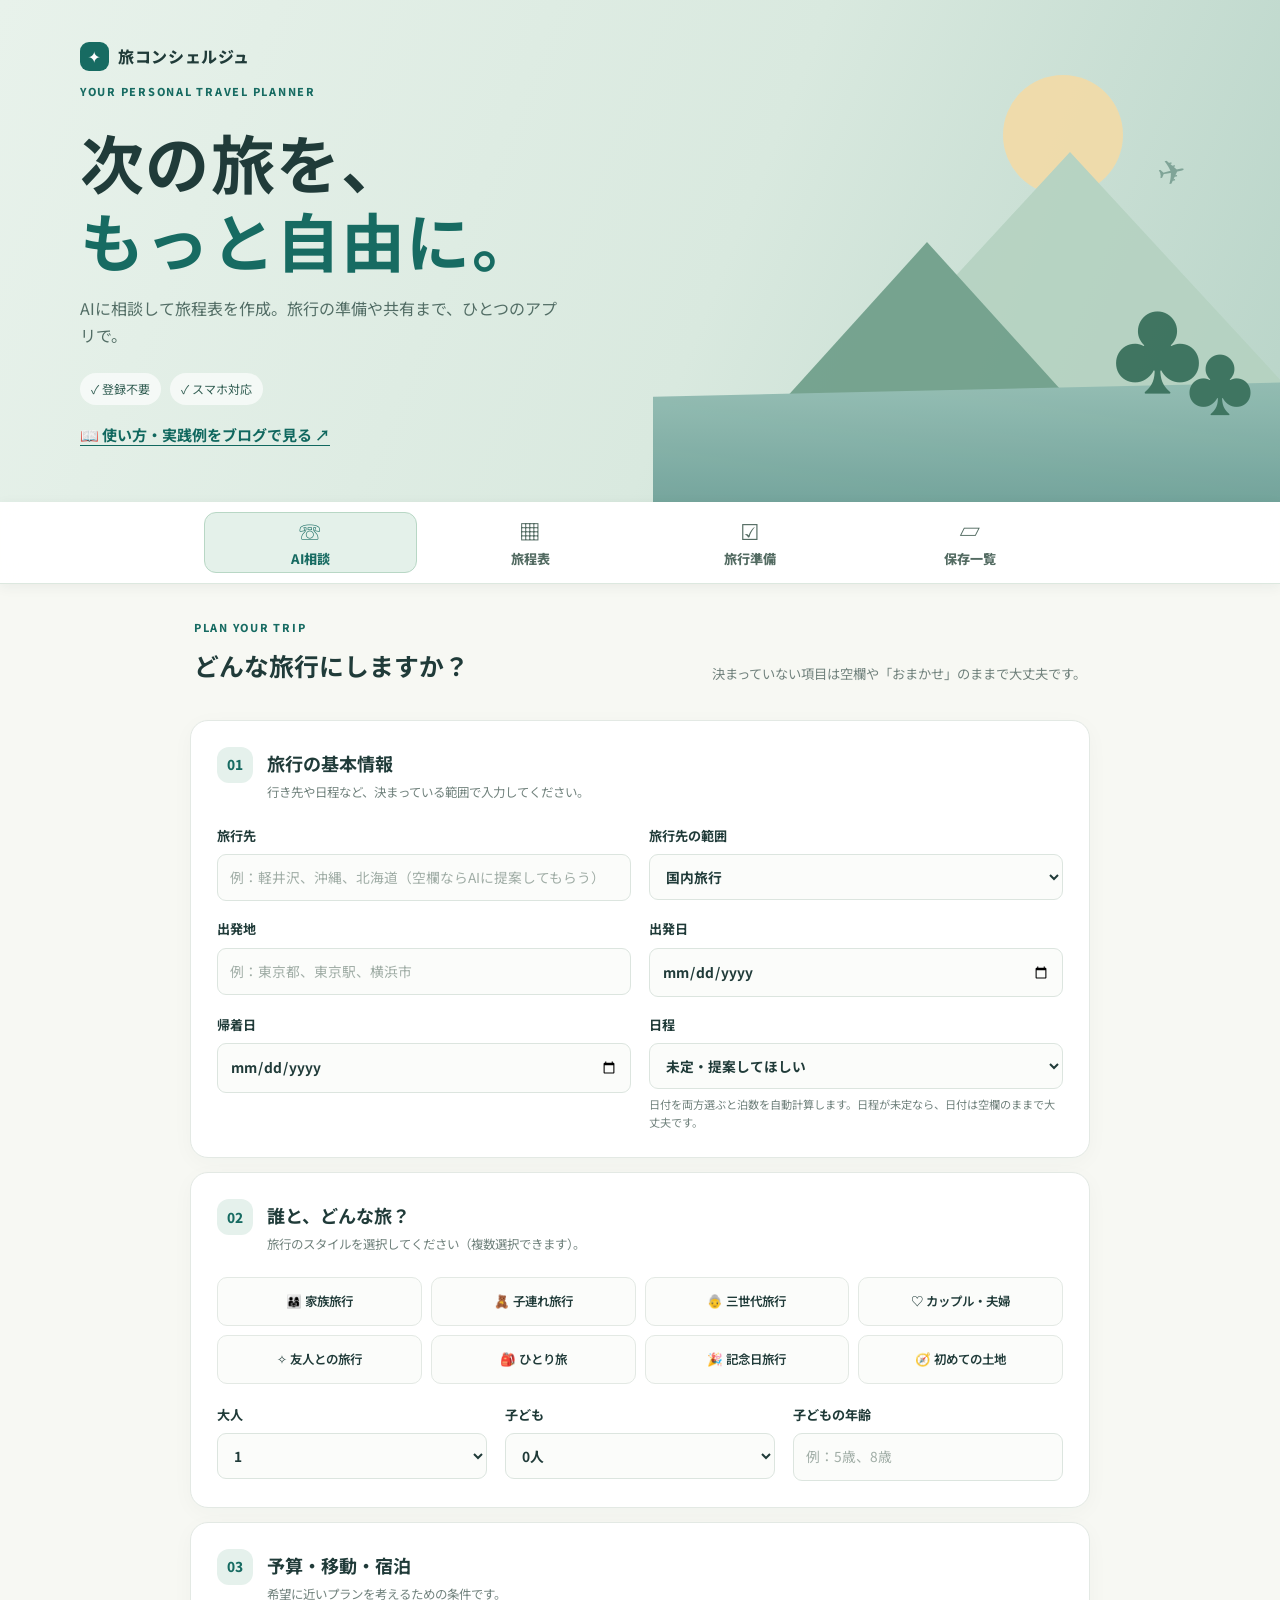
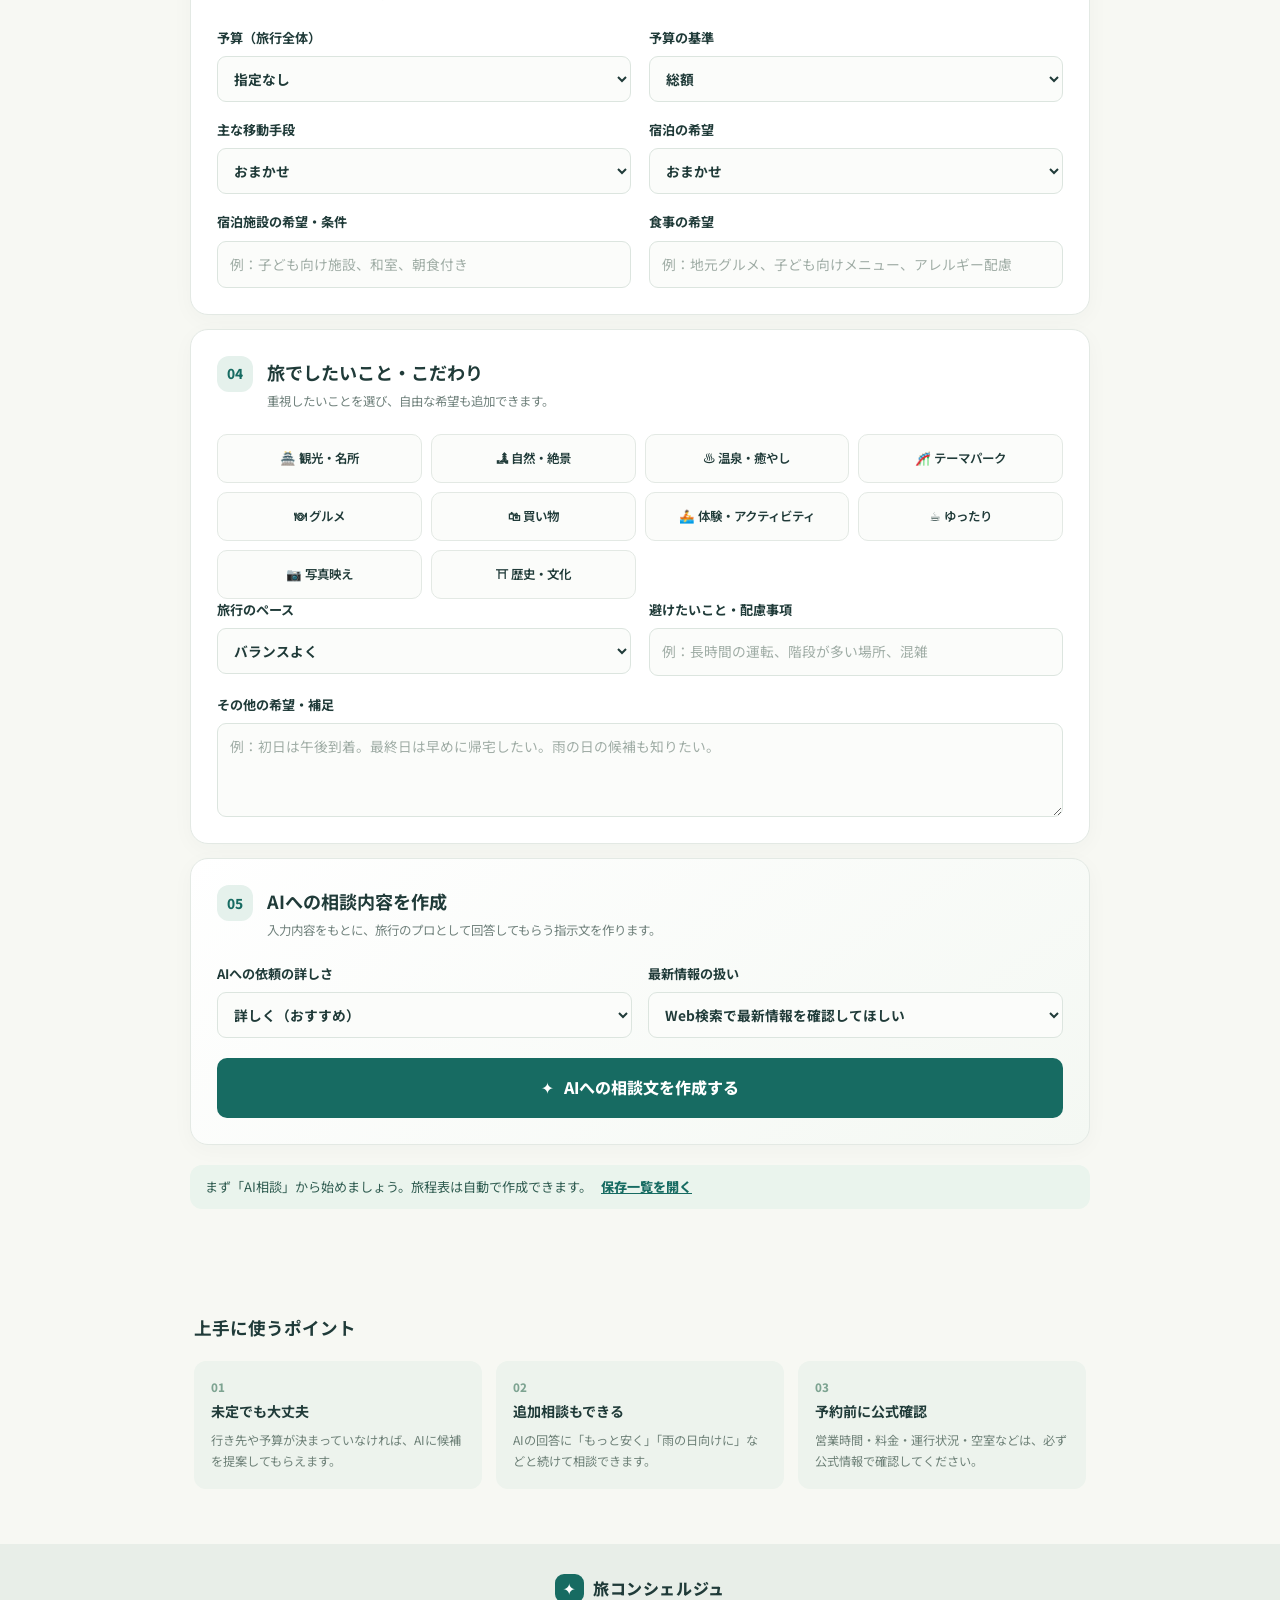
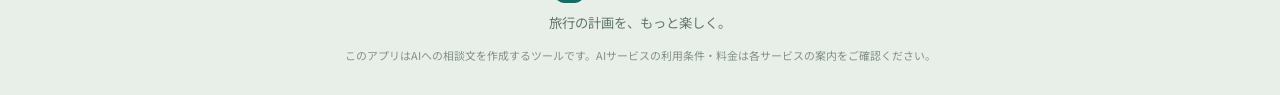
<file: index.html>
<!doctype html>
<html lang="ja">
<head>
  <meta charset="utf-8">
  <meta name="viewport" content="width=device-width, initial-scale=1">
  <meta name="theme-color" content="#176b62">
  <meta name="description" content="旅行の条件を選ぶだけで、AIに相談するための旅行プラン作成プロンプトを自動生成する無料ツールです。">
  <title>旅コンシェルジュ｜AI旅行プラン作成</title>
  <link rel="manifest" href="./manifest.webmanifest">
  <link rel="icon" href="./icon.svg" type="image/svg+xml">
  <link rel="stylesheet" href="./style.css">
</head>
<body>
  <header class="hero">
    <div class="hero-inner">
      <div class="brand"><span class="brand-mark">✦</span><span>旅コンシェルジュ</span></div>
      <p class="eyebrow">YOUR PERSONAL TRAVEL PLANNER</p>
      <h1>次の旅を、<br><em>もっと自由に。</em></h1>
      <p class="hero-copy">AIに相談して旅程表を作成。旅行の準備や共有まで、ひとつのアプリで。</p>
      <div class="hero-pills"><span>✓ 登録不要</span><span>✓ スマホ対応</span></div>
      <p style="margin:16px 0 0;position:relative;z-index:2"><a href="https://www.ikuji.syumiwa.com/旅コンシェルジュの使い方｜無料でai旅行プランを/" target="_blank" rel="noopener noreferrer" style="display:inline-block;color:#11685f;text-decoration:underline;text-decoration-color:#11685f;text-underline-offset:4px;font-weight:700;font-size:.94rem">📖 使い方・実践例をブログで見る ↗</a></p>
    </div>
    <div class="hero-art" aria-hidden="true">
      <div class="sun"></div><div class="mountain mountain-back"></div><div class="mountain mountain-front"></div>
      <div class="lake"></div><div class="tree tree-one">♣</div><div class="tree tree-two">♣</div>
      <div class="plane">✈</div>
    </div>
  </header>

  <nav class="tc-main-nav" aria-label="機能を切り替える">
    <div class="tc-main-nav-inner" role="tablist" aria-label="旅コンシェルジュの機能">
      <button type="button" class="tc-nav-button is-active" role="tab" id="tab-ai" aria-selected="true" aria-controls="view-ai" data-view="ai"><span class="tc-nav-icon">☏</span><span>AI相談</span></button>
      <button type="button" class="tc-nav-button" role="tab" id="tab-schedule" aria-selected="false" aria-controls="view-schedule" data-view="schedule"><span class="tc-nav-icon">▦</span><span>旅程表</span></button>
      <button type="button" class="tc-nav-button" role="tab" id="tab-prepare" aria-selected="false" aria-controls="view-prepare" data-view="prepare"><span class="tc-nav-icon">☑</span><span>旅行準備</span></button>
      <button type="button" class="tc-nav-button" role="tab" id="tab-plans" aria-selected="false" aria-controls="view-plans" data-view="plans"><span class="tc-nav-icon">▱</span><span>保存一覧</span></button>
    </div>
  </nav>
  <main class="container">
    <div id="view-ai" class="tc-view" role="tabpanel" aria-labelledby="tab-ai">
    <section class="intro">
      <div><span class="step-label">PLAN YOUR TRIP</span><h2>どんな旅行にしますか？</h2></div>
      <p>決まっていない項目は空欄や「おまかせ」のままで大丈夫です。</p>
    </section>

    <form id="tripForm">
      <section class="panel">
        <div class="section-heading"><span class="number">01</span><div><h3>旅行の基本情報</h3><p>行き先や日程など、決まっている範囲で入力してください。</p></div></div>
        <div class="form-grid">
          <label>旅行先
            <input id="destination" type="text" placeholder="例：軽井沢、沖縄、北海道（空欄ならAIに提案してもらう）">
          </label>
          <label>旅行先の範囲
            <select id="area"><option value="国内旅行">国内旅行</option><option value="海外旅行">海外旅行</option><option value="国内・海外どちらも候補">国内・海外どちらも候補</option></select>
          </label>
          <label>出発地
            <input id="departure" type="text" placeholder="例：東京都、東京駅、横浜市">
          </label>
          <label>出発日
            <input id="startDate" type="date" aria-describedby="dateHelp">
          </label>
          <label>帰着日
            <input id="endDate" type="date" aria-describedby="dateHelp">
          </label>
          <label>日程
            <select id="duration"><option value="未定・提案してほしい" selected>未定・提案してほしい</option><option value="日帰り">日帰り</option><option value="1泊2日">1泊2日</option><option value="2泊3日">2泊3日</option><option value="3泊4日">3泊4日</option><option value="4泊以上">4泊以上</option></select>
            <span id="dateHelp" class="field-help">日付を両方選ぶと泊数を自動計算します。日程が未定なら、日付は空欄のままで大丈夫です。</span>
          </label>
        </div>
      </section>

      <section class="panel">
        <div class="section-heading"><span class="number">02</span><div><h3>誰と、どんな旅？</h3><p>旅行のスタイルを選択してください（複数選択できます）。</p></div></div>
        <div class="choice-grid" id="styles">
          <label class="choice"><input type="checkbox" value="家族旅行"><span>👨‍👩‍👧 家族旅行</span></label>
          <label class="choice"><input type="checkbox" value="子連れ旅行"><span>🧸 子連れ旅行</span></label>
          <label class="choice"><input type="checkbox" value="三世代旅行"><span>👵 三世代旅行</span></label>
          <label class="choice"><input type="checkbox" value="カップル・夫婦旅行"><span>♡ カップル・夫婦</span></label>
          <label class="choice"><input type="checkbox" value="友人との旅行"><span>✧ 友人との旅行</span></label>
          <label class="choice"><input type="checkbox" value="ひとり旅"><span>🎒 ひとり旅</span></label>
          <label class="choice"><input type="checkbox" value="記念日旅行"><span>🎉 記念日旅行</span></label>
          <label class="choice"><input type="checkbox" value="初めての土地への旅行"><span>🧭 初めての土地</span></label>
        </div>
        <div class="form-grid three">
          <label>大人
            <select id="adults"><option>1</option><option>2</option><option>3</option><option>4</option><option>5</option><option>6</option><option>7</option><option>8</option><option value="9人以上">9人以上</option></select>
          </label>
          <label>子ども
            <select id="children"><option value="0人">0人</option><option>1人</option><option>2人</option><option>3人</option><option>4人</option><option value="5人以上">5人以上</option></select>
          </label>
          <label>子どもの年齢
            <input id="ages" type="text" placeholder="例：5歳、8歳">
          </label>
        </div>
      </section>

      <section class="panel">
        <div class="section-heading"><span class="number">03</span><div><h3>予算・移動・宿泊</h3><p>希望に近いプランを考えるための条件です。</p></div></div>
        <div class="form-grid">
          <label>予算（旅行全体）
            <select id="budget"><option value="指定なし">指定なし</option><option>3万円以内</option><option>5万円以内</option><option>10万円以内</option><option>15万円以内</option><option>20万円以内</option><option>30万円以内</option><option>50万円以内</option><option>50万円以上</option></select>
          </label>
          <label>予算の基準
            <select id="budgetBasis"><option value="総額">総額</option><option value="1人あたり">1人あたり</option><option value="指定なし">指定なし</option></select>
          </label>
          <label>主な移動手段
            <select id="transport"><option>おまかせ</option><option>自家用車・レンタカー</option><option>電車・新幹線</option><option>飛行機</option><option>バス</option><option>徒歩・公共交通機関</option><option>複数を組み合わせる</option></select>
          </label>
          <label>宿泊の希望
            <select id="stay"><option>おまかせ</option><option>ホテル</option><option>旅館・温泉宿</option><option>リゾートホテル</option><option>コテージ・貸別荘</option><option>キャンプ・グランピング</option><option>宿泊なし（日帰り）</option></select>
          </label>
          <label>宿泊施設の希望・条件
            <input id="stayWish" type="text" placeholder="例：子ども向け施設、和室、朝食付き">
          </label>
          <label>食事の希望
            <input id="food" type="text" placeholder="例：地元グルメ、子ども向けメニュー、アレルギー配慮">
          </label>
        </div>
      </section>

      <section class="panel">
        <div class="section-heading"><span class="number">04</span><div><h3>旅でしたいこと・こだわり</h3><p>重視したいことを選び、自由な希望も追加できます。</p></div></div>
        <div class="choice-grid" id="interests">
          <label class="choice"><input type="checkbox" value="観光・名所巡り"><span>🏯 観光・名所</span></label>
          <label class="choice"><input type="checkbox" value="自然・絶景"><span>🏞 自然・絶景</span></label>
          <label class="choice"><input type="checkbox" value="温泉・リラックス"><span>♨ 温泉・癒やし</span></label>
          <label class="choice"><input type="checkbox" value="テーマパーク・遊園地"><span>🎢 テーマパーク</span></label>
          <label class="choice"><input type="checkbox" value="グルメ・食べ歩き"><span>🍽 グルメ</span></label>
          <label class="choice"><input type="checkbox" value="買い物"><span>🛍 買い物</span></label>
          <label class="choice"><input type="checkbox" value="体験・アクティビティ"><span>🚣 体験・アクティビティ</span></label>
          <label class="choice"><input type="checkbox" value="ゆったり過ごす"><span>☕ ゆったり</span></label>
          <label class="choice"><input type="checkbox" value="写真映えスポット"><span>📷 写真映え</span></label>
          <label class="choice"><input type="checkbox" value="歴史・文化"><span>⛩ 歴史・文化</span></label>
        </div>
        <div class="form-grid">
          <label>旅行のペース
            <select id="pace"><option>バランスよく</option><option>ゆったり・余裕を持って</option><option>できるだけ多く観光したい</option><option>子どもや高齢者に無理のないペース</option></select>
          </label>
          <label>避けたいこと・配慮事項
            <input id="avoid" type="text" placeholder="例：長時間の運転、階段が多い場所、混雑">
          </label>
        </div>
        <label class="full-label">その他の希望・補足
          <textarea id="extra" rows="3" placeholder="例：初日は午後到着。最終日は早めに帰宅したい。雨の日の候補も知りたい。"></textarea>
        </label>
      </section>

      <section class="panel output-panel">
        <div class="section-heading"><span class="number">05</span><div><h3>AIへの相談内容を作成</h3><p>入力内容をもとに、旅行のプロとして回答してもらう指示文を作ります。</p></div></div>
        <div class="output-options">
          <label>AIへの依頼の詳しさ
            <select id="detail"><option value="詳しく">詳しく（おすすめ）</option><option value="要点を簡潔に">要点を簡潔に</option></select>
          </label>
          <label>最新情報の扱い
            <select id="research"><option value="可能ならWeb検索を使って最新情報を確認">Web検索で最新情報を確認してほしい</option><option value="検索機能が使えない場合は、未確認情報を明確に区別">検索できる範囲で確認してほしい</option></select>
          </label>
        </div>
        <button class="primary-button" type="submit"><span>✦</span> AIへの相談文を作成する</button>
        <div id="result" class="result hidden" aria-live="polite">
          <div class="result-head"><div><span class="step-label">YOUR PROMPT IS READY</span><h3>旅行プランの相談文ができました</h3></div><span class="ready-mark">✓</span></div>
          <p class="result-note">下の文章をAIに渡してください。ChatGPTなどのAIサービスで、Web検索機能が使える場合は有効にすると便利です。</p>
          <textarea id="promptOutput" rows="18" readonly></textarea>
          <div class="button-row">
            <button type="button" class="primary-button" id="copyButton">▣ プロンプトをコピー</button>
            <button type="button" class="secondary-button" id="shareButton">共有する</button>
          </div>
<div class="ai-choice">
            <h4>STEP 1｜使いたいAIを選んでください</h4>
            <p>先にプロンプトをコピーしてから、普段お使いのAIを開いて貼り付けてください。</p>
            <div class="ai-links">
              <a class="ai-link" href="https://chatgpt.com/" target="_blank" rel="noopener noreferrer"><span class="ai-name">ChatGPT</span><span class="ai-open">開く ↗</span></a>
              <a class="ai-link" href="https://gemini.google.com/app" target="_blank" rel="noopener noreferrer"><span class="ai-name">Gemini</span><span class="ai-open">開く ↗</span></a>
              <a class="ai-link" href="https://copilot.microsoft.com/" target="_blank" rel="noopener noreferrer"><span class="ai-name">Microsoft Copilot</span><span class="ai-open">開く ↗</span></a>
            </div>
          </div>
<div class="tc-next-step"><strong>STEP 2｜AIの回答を受け取ったら</strong><p>① AIに相談文を貼り付けて送信 → ② 回答全文をコピー → ③ 下のボタンから「旅程表」に進んで貼り付けます。</p><button type="button" id="goScheduleFromAI" class="secondary-button">回答をコピーできたら「旅程表」へ進む →</button></div>
          <p class="small-note">AIサービスによって回答の内容やWeb検索機能、利用条件が異なります。コピーした相談文は、どのサービスにも貼り付けて利用できます。</p>
          <p id="copyStatus" class="status" role="status"></p>
        </div>
      </section>
    </form>


    </div>
    <div id="tcUpdateBanner" class="tc-update-banner" role="status" hidden>新しいバージョンがあります。<button type="button" id="tcUpdateButton">最新版に更新</button></div><section class="tc-workspace" id="plannerWorkspace" aria-labelledby="plannerHeading">
      <div class="tc-workspace-heading"><span class="step-label">TRAVEL CONCIERGE 2.15</span><h2 id="plannerHeading">旅行プランを、旅のしおりまで。</h2><p>AIの回答を貼り付けて旅程表に変換。編集・保存・地図・カレンダー・家族との共有まで、無料で利用できます。</p></div>
      <p class="tc-current-plan" id="currentPlanBanner">まず「AI相談」から始めましょう。旅程表は自動で作成できます。 <button type="button" id="goPlans" class="tc-inline-link">保存一覧を開く</button></p>
      <div id="view-plans" class="tc-view" role="tabpanel" aria-labelledby="tab-plans">
      <section class="panel" id="tcPlans"><div class="section-heading"><span class="number">A</span><div><h3>旅行プランの保存・管理</h3><p>この端末のブラウザに保存します。機種変更前にはバックアップを保存してください。</p></div></div>
        <div class="tc-toolbar"><label>保存した旅行プラン<select id="planPicker" aria-label="保存した旅行プラン"></select></label><button type="button" id="newPlan" class="primary-button">＋ 新しい旅行プラン</button><button type="button" id="duplicatePlan" class="secondary-button">複製</button><button type="button" id="deletePlan" class="secondary-button">削除</button></div>
        <p class="tc-backup-advice">🔒 プランはこのブラウザに保存されます。機種変更やブラウザデータ削除に備えて、下の「バックアップをダウンロード」をご利用ください。</p><p id="planEmpty" class="tc-muted">AI回答を取り込むときに新しい旅行プランを自動作成できます。AI相談の内容も引き継ぎます。</p>
        <div id="planEditor" hidden><div class="form-grid"><label>プラン名<input id="planTitle" maxlength="120" placeholder="例：軽井沢1泊2日"></label><label>行き先<input id="planDestination" maxlength="200"></label><label>出発日<input type="date" id="planStart"></label><label>帰着日<input type="date" id="planEnd"></label></div></div>
      </section>
        <div class="tc-subhead"><h4>データのバックアップ</h4></div><p id="backupNotice" class="tc-backup-notice" role="status">バックアップ状況を確認しています。</p><div class="tc-buttons"><button type="button" id="exportBackup" class="secondary-button">バックアップをダウンロード</button><button type="button" id="backupConfirm" class="secondary-button" hidden>保存したファイルを確認した</button><label class="tc-file-label">バックアップを復元<input id="importBackup" type="file" accept=".json,application/json"></label></div><p class="tc-muted">保存データはこのブラウザ内のみです。ブラウザのデータ削除や機種変更で失われることがあります。バックアップの復元は現在の全プランを置き換えます。</p>
      </div>
      <div id="view-schedule" class="tc-view" role="tabpanel" aria-labelledby="tab-schedule">
      <section class="panel" id="tcImport"><div class="section-heading"><span class="number">B</span><div><h3>AI回答を旅程表に取り込む</h3><p>AIの旅行プランを貼り付けるだけ。難しいデータ操作は不要です。取り込む前に予定を確認できます。</p></div></div>
        <div class="tc-guide"><strong>かんたん3ステップ</strong><ol><li>「AI相談」で作った相談文をGeminiなどに送る</li><li>AIの回答を<strong>文章としてコピー</strong>（コピーできない場合は文章を長押しして選択）</li><li>ここに貼り付けて「予定を読み取る」→「旅程表に追加」。新規プランにはAI相談の条件も自動で引き継がれます</li></ol><p><strong>Geminiの回答の本文をコピー</strong>してください。コピーできない場合は文章を選択してコピーします。以前のJSON付き回答も全文を貼り付ければ読み取りを試みます。</p></div><label>AIが作成した旅行プラン<textarea id="aiAnswer" rows="8" placeholder="例：
1日目
09:00 東京駅出発
10:30 軽井沢駅到着
11:00 旧軽井沢で食べ歩き
13:00 ランチ"></textarea></label>
        <div class="tc-buttons"><button type="button" id="pasteAnswer" class="secondary-button">📋 コピーした文章を貼り付け</button><button type="button" id="parseAnswer" class="primary-button">✦ 予定を読み取る</button><button type="button" id="clearAnswer" class="secondary-button">入力を消す</button></div>
        <div id="reformatHelp" class="tc-guide" hidden><strong>予定を読み取れませんでした</strong><p>AIの回答全文を貼り付けたか確認してください。読み取れない場合は、下のボタンでAIに「旅程一覧の形式に整えて」と依頼できます。</p><button type="button" class="secondary-button" id="copyReformat">AIに再整形をお願いする文章をコピー</button><textarea id="reformatText" rows="5" hidden aria-label="再整形依頼文"></textarea></div><div id="importPreview" class="tc-preview-wrap" hidden><h4>読み取った予定を確認</h4><p class="tc-muted">まず一覧を確認してください。修正したい予定だけ「編集」を押してください。不要な予定はチェックを外せます。</p><p id="importQuality" class="tc-import-quality" role="status"></p><div id="importPreviewList"></div><button type="button" id="confirmImport" class="primary-button">選択した予定を旅程表に追加</button></div>
        <p class="tc-muted">※AIの回答形式によっては抽出できない場合があります。抽出結果を必ず確認してください。日時・場所・料金・予約状況は必ず公式情報で確認してください。</p>
      </section>
      <section class="panel" id="tcSchedule"><div class="section-heading"><span class="number">C</span><div><h3>編集できる旅程表</h3><p>日付・時間・訪問先・メモを自由に追加・変更できます。</p></div></div><div class="tc-buttons"><button type="button" class="primary-button" id="addItem">＋ 予定を追加</button><label class="tc-map-day">地図に表示する日（初期値は最初の日）<select id="mapDay"><option value="all">全日程</option></select></label><label class="tc-map-day">移動手段<select id="mapTravelMode"><option value="driving">車</option><option value="transit">公共交通機関</option><option value="walking">徒歩</option><option value="bicycling">自転車</option></select></label><button type="button" class="secondary-button" id="openMaps">📍 地図ルートを作成</button><div id="mapRouteSegments" class="tc-map-segments" hidden aria-label="Googleマップのルート一覧"></div><label class="tc-map-day">旅行先のタイムゾーン<select id="calendarTimezone"><option value="Asia/Tokyo">日本（東京）</option><option value="Asia/Seoul">韓国（ソウル）</option><option value="Asia/Taipei">台湾（台北）</option><option value="Asia/Singapore">シンガポール</option><option value="Asia/Bangkok">タイ（バンコク）</option><option value="Europe/London">英国（ロンドン）</option><option value="Europe/Paris">フランス（パリ）</option><option value="America/New_York">米国（ニューヨーク）</option><option value="America/Los_Angeles">米国（ロサンゼルス）</option><option value="Pacific/Honolulu">ハワイ</option><option value="Australia/Sydney">豪州（シドニー）</option></select></label><button type="button" class="secondary-button" id="exportCalendar">📅 カレンダーに登録（.ics）</button><p class="tc-muted" style="width:100%;margin:0">旅行先のタイムゾーンはプランごとに保存されます。異なる地域へ移動する旅程は、予定ごとに時刻を確認してください。</p></div><details class="tc-help"><summary>📅 ICSとは？ Googleカレンダーへの登録方法を見る</summary><div class="tc-help-body"><p><strong>ICSは、旅行の予定をカレンダーにまとめて登録するファイル</strong>です。AIの回答を取り込んで旅程表を保存した後に使います。</p><ol><li>上の「カレンダーに登録（.ics）」を押してファイルを保存します。</li><li>パソコンで <a href="https://calendar.google.com/" target="_blank" rel="noopener noreferrer">Googleカレンダー</a> を開きます。</li><li>右上の歯車 →「設定」→「インポート / エクスポート」を開きます。</li><li>保存した .ics ファイルと登録先のカレンダーを選び、「インポート」を押します。</li><li>追加された予定の日付・時刻を確認します。</li></ol><p>※スマホ版Googleカレンダーアプリには同じインポート画面がないため、パソコンでの操作をおすすめします。ICSは<strong>自動同期ではありません</strong>。旅程変更後の再インポートでは予定が重複する場合があります。別の旅行用カレンダーを作って取り込むと管理しやすくなります。</p><p>※旅行先のタイムゾーンを選択してから出力してください。異なる地域をまたぐ旅行では時刻を個別に確認してください。</p></div></details><div id="itineraryList"></div></section>
      </div>
      <div id="view-prepare" class="tc-view" role="tabpanel" aria-labelledby="tab-prepare">
      <section class="panel" id="tcPrepare"><div class="section-heading"><span class="number">D</span><div><h3>旅行の準備・しおり・共有</h3><p>持ち物チェックも、旅行のしおりも、同じプランから作れます。</p></div></div>
        <div class="tc-subhead"><h4>持ち物チェックリスト</h4><span id="packCount" class="tc-muted"></span></div><p class="tc-muted">AI回答を自動解析する機能ではありません。旅行先・時期・旅行スタイルなどの条件から候補を提案します。不要なものは追加せず、必要なものだけ選べます。</p><div class="tc-pack-advisor"><div class="tc-pack-advisor-head"><strong>旅行に合わせた持ち物を提案</strong></div>
<section class="tc-pack-step"><h4>STEP 1｜保存中の旅行条件を確認</h4><p class="tc-muted">持ち物の提案に使う旅行プランの情報です。新しい旅行プランを作るときはAI相談の内容を引き継ぎます。保存中のプランがない場合は、AI相談の入力から新しいプランを作成します。既存プランがある場合は変更内容を確認できます。条件が合っていれば、そのままSTEP 3へ進めます。</p><div id="packSavedContext" class="tc-pack-context-grid"></div><div class="tc-buttons"><button type="button" id="syncConsultation" class="secondary-button">AI相談の内容を反映する</button></div><div id="packSyncPanel" class="tc-pack-diff" hidden><p class="tc-muted">未設定の項目は自動で補完します。すでに設定済みの項目を変更するときだけ、変更内容を確認してください。入力していない項目は上書きしません。</p><div id="packDiffList"></div><div class="tc-buttons"><button type="button" id="applyConsultation" class="primary-button">旅行条件を更新する</button><button type="button" id="cancelConsultation" class="secondary-button">閉じる</button></div></div><p id="packSyncResult" class="tc-pack-feedback" role="status" aria-live="polite"></p></section>
<section class="tc-pack-step"><h4>STEP 2｜持ち物を提案する旅行タイプ</h4><p class="tc-muted">自動判定は保存済みの旅行条件と旅程表から判断します。手動選択にすると、複数の旅行タイプを組み合わせられます。</p><div class="tc-pack-mode"><label><input type="radio" name="packMode" value="auto" checked> 自動判定を使う</label><label><input type="radio" name="packMode" value="manual"> 自分で選ぶ</label></div><div id="packAutoResult" class="tc-pack-auto-result" aria-live="polite"></div><fieldset id="packManualTypes" class="tc-pack-types" hidden><legend>旅行タイプ（複数選択可）</legend><label><input type="checkbox" data-pack-type value="snow"> 雪遊び・スキー</label><label><input type="checkbox" data-pack-type value="beach"> 海・プール</label><label><input type="checkbox" data-pack-type value="outdoor"> アウトドア</label><label><input type="checkbox" data-pack-type value="themepark"> テーマパーク</label></fieldset><div class="tc-pack-options"><label>持ち物提案用の旅行先区分<select id="packRegionMode"><option value="follow">旅行条件に合わせる（推奨）</option><option value="manual">手動で指定する</option></select><select id="packRegion" aria-label="手動指定する旅行先区分"><option value="domestic">国内旅行</option><option value="overseas">海外旅行</option></select></label><label><input id="packWithKids" type="checkbox"> 子ども連れ</label></div><p id="packRegionNotice" class="tc-pack-feedback" role="status" aria-live="polite"></p><p class="tc-muted">季節の提案は国内旅行向けの目安です。海外では現地の気候・渡航条件を確認してください。</p></section>
<section class="tc-pack-step"><h4>STEP 3｜持ち物候補を確認して追加</h4><p class="tc-muted">条件の更新や旅行タイプの選択だけでは、持ち物リストに追加されません。</p><button type="button" id="suggestPack" class="secondary-button">持ち物候補を表示する</button><div id="packSuggestions" class="tc-pack-suggestions" hidden><p id="packSuggestionInfo" class="tc-muted"></p><div id="packSuggestionList"></div><div class="tc-buttons"><button type="button" class="primary-button" id="addSuggestedPack">チェックした持ち物を追加</button><button type="button" class="secondary-button" id="selectAllPackSuggestions">候補をすべて選択</button></div></div></section></div><div class="tc-buttons"><input id="packInput" type="text" maxlength="120" placeholder="持ち物を入力（例：日焼け止め）" aria-label="追加する持ち物"><button type="button" class="secondary-button" id="addPack">追加</button><button type="button" class="secondary-button" id="packTemplate">おすすめを一括追加</button></div><div id="packingList"></div>
        <div class="tc-subhead"><h4>しおり・家族と共有</h4></div><label class="tc-travel-info">旅行の連絡・予約メモ（任意・共有前に掲載するか選べます）<textarea id="travelInfo" rows="3" maxlength="3000" placeholder="例：宿泊先の電話番号、集合場所、チェックイン時刻など。予約番号や個人情報の記載・共有にはご注意ください。"></textarea></label><p class="tc-muted">共有・印刷前にプレビューで、予約・連絡メモと各予定のメモを含めるか選べます（初期設定：両方含めない）。</p><div class="tc-buttons"><button type="button" class="primary-button" id="printSheet">📖 しおりを印刷・PDF保存</button><button type="button" class="secondary-button" id="shareSheet">共有・コピー</button></div>
      </section>
      </div>
      <p id="plannerStatus" class="status" role="status" aria-live="polite"></p>
    </section>
    <div class="tc-modal" id="sharePreviewDialog" hidden><div class="tc-modal-content tc-share-preview" role="dialog" aria-modal="true" aria-labelledby="sharePreviewTitle"><h3 id="sharePreviewTitle">共有する内容を確認</h3><p class="tc-muted">予定名・旅行タイトル・場所・住所・電話番号・予約番号など、メモ以外にも個人情報が含まれることがあります。共有先と内容を必ず確認してください。チェックを入れない限り、メモは含まれません。</p><label class="tc-privacy-option"><input type="checkbox" id="previewIncludeTravelInfo"> 旅行の連絡・予約メモを含める</label><label class="tc-privacy-option"><input type="checkbox" id="previewIncludeItemNotes"> 各予定のメモを含める</label><p id="sharePrivacySummary" class="tc-muted" role="status"></p><pre id="sharePreviewText" class="tc-share-preview-text"></pre><iframe id="sharePrintPreview" title="実際の印刷用しおりのプレビュー" sandbox="" loading="lazy" hidden></iframe><div class="tc-buttons"><button type="button" id="sharePreviewExecute" class="primary-button">確認して共有・コピー</button><button type="button" id="sharePreviewCancel" class="secondary-button">キャンセル</button></div></div></div>
    <div class="tc-modal" id="itemDialog" hidden><div class="tc-modal-content" role="dialog" aria-modal="true" aria-labelledby="itemFormTitle"><h3 id="itemFormTitle">予定を追加</h3><form id="itemForm"><input type="hidden" id="itemId"><div class="form-grid"><label>日付<input type="date" id="itemDate"></label><label>開始時刻<input type="time" id="itemTime"></label><label>終了時刻（任意）<input type="time" id="itemEndTime"></label><label>予定名（必須）<input type="text" id="itemTitle" required maxlength="250" placeholder="例：ホテルにチェックイン"></label><label>場所・施設名<input type="text" id="itemPlace" maxlength="250" placeholder="例：軽井沢駅"></label><label>メモ<textarea id="itemNote" rows="3" maxlength="2000" placeholder="移動手段・予約番号以外の注意事項など"></textarea></label></div><div class="tc-buttons"><button type="submit" class="primary-button">予定を保存</button><button type="button" class="secondary-button" id="cancelItem">キャンセル</button></div></form></div></div>

    <section class="tips" id="aiTips">
      <h3>上手に使うポイント</h3>
      <div class="tip-grid">
        <div><span>01</span><strong>未定でも大丈夫</strong><p>行き先や予算が決まっていなければ、AIに候補を提案してもらえます。</p></div>
        <div><span>02</span><strong>追加相談もできる</strong><p>AIの回答に「もっと安く」「雨の日向けに」などと続けて相談できます。</p></div>
        <div><span>03</span><strong>予約前に公式確認</strong><p>営業時間・料金・運行状況・空室などは、必ず公式情報で確認してください。</p></div>
      </div>
    </section>
  </main>

  <footer><div class="brand"><span class="brand-mark">✦</span><span>旅コンシェルジュ</span></div><p>旅行の計画を、もっと楽しく。</p><small>このアプリはAIへの相談文を作成するツールです。AIサービスの利用条件・料金は各サービスの案内をご確認ください。</small></footer>
  <script src="./app.js"></script>
  <script src="./planner.js"></script>
  <script src="./navigation.js"></script>
</body>
</html>
</file>
<file: style.css>
@import url('https://fonts.googleapis.com/css2?family=Noto+Sans+JP:wght@400;500;600;700;800&display=swap');
:root{--ink:#203b39;--muted:#71827d;--green:#176b62;--green2:#e5f1ec;--cream:#f7f8f3;--line:#e3e9e4;--white:#fff;--gold:#e6b96c}
*{box-sizing:border-box}html{scroll-behavior:smooth}body{margin:0;background:var(--cream);color:var(--ink);font-family:"Noto Sans JP",system-ui,sans-serif;line-height:1.7}
.hero{min-height:380px;background:linear-gradient(112deg,#e8f2eb 0%,#d9e9df 56%,#b8d4c8 100%);position:relative;overflow:hidden;display:flex;align-items:center}
.hero-inner{width:min(1120px,calc(100% - 44px));margin:0 auto;position:relative;z-index:2;padding:42px 0 54px}
.brand{display:flex;align-items:center;gap:9px;font-weight:800;letter-spacing:.04em}.brand-mark{display:grid;place-items:center;width:29px;height:29px;border-radius:9px;background:var(--green);color:white}
.eyebrow,.step-label{font-size:.68rem;letter-spacing:.16em;font-weight:800;color:var(--green)}
.hero h1{font-size:clamp(2.3rem,5vw,4rem);line-height:1.22;margin:22px 0 12px;letter-spacing:.02em}.hero h1 em{font-style:normal;color:var(--green)}
.hero-copy{font-size:1rem;color:#526d65;max-width:480px}.hero-pills{display:flex;flex-wrap:wrap;gap:9px;margin-top:24px}.hero-pills span{font-size:.75rem;color:#315d52;background:#ffffffa8;padding:6px 11px;border-radius:99px}
.hero-art{position:absolute;right:0;bottom:0;width:49%;height:100%;overflow:hidden;opacity:.9}.sun{position:absolute;width:120px;height:120px;border-radius:50%;background:#f3dba7;right:25%;top:15%}.mountain{position:absolute;bottom:90px;width:0;height:0;border-left:240px solid transparent;border-right:240px solid transparent;border-bottom:260px solid #a9c8b8}.mountain-back{right:-30px;border-bottom-color:#b5d2c1}.mountain-front{right:26%;bottom:50px;border-left-width:190px;border-right-width:190px;border-bottom-width:210px;border-bottom-color:#6d9d88}.lake{position:absolute;bottom:0;height:120px;width:100%;background:linear-gradient(#8fbab0,#6c9f97);clip-path:polygon(0 12%,100% 0,100% 100%,0 100%)}.tree{position:absolute;color:#326b56;font-size:95px;bottom:75px}.tree-one{right:12%}.tree-two{right:4%;font-size:70px;bottom:62px}.plane{position:absolute;right:15%;top:28%;font-size:34px;color:#789e91;transform:rotate(-12deg)}
.container{width:min(900px,calc(100% - 32px));margin:0 auto}.intro{display:flex;justify-content:space-between;align-items:end;gap:20px;padding:44px 4px 20px}.intro h2{margin:4px 0 0;font-size:1.55rem}.intro p{font-size:.83rem;color:var(--muted);margin:0}
.panel{background:var(--white);border:1px solid var(--line);border-radius:18px;padding:26px;margin:14px 0;box-shadow:0 5px 22px #244b3b08}
.section-heading{display:flex;gap:14px;align-items:flex-start;margin-bottom:22px}.number{flex:none;display:grid;place-items:center;width:36px;height:36px;border-radius:12px;background:var(--green2);color:var(--green);font-weight:800;font-size:.85rem}.section-heading h3{font-size:1.13rem;margin:1px 0 3px}.section-heading p{font-size:.78rem;color:var(--muted);margin:0}
.form-grid{display:grid;grid-template-columns:repeat(2,minmax(0,1fr));gap:17px 18px}.form-grid.three{grid-template-columns:repeat(3,minmax(0,1fr));margin-top:20px}label{display:flex;flex-direction:column;gap:7px;font-size:.82rem;font-weight:700}input,select,textarea{width:100%;font:inherit;font-size:.86rem;color:var(--ink);background:#fbfcfa;border:1px solid #dce5df;border-radius:9px;padding:11px 12px;outline:none;min-width:0}input:focus,select:focus,textarea:focus{border-color:#6a9e8a;box-shadow:0 0 0 3px #dcefe5}input::placeholder,textarea::placeholder{color:#a0ada6;font-weight:400}.field-help{font-size:.7rem;line-height:1.55;font-weight:400;color:var(--muted)}select:disabled{opacity:1;color:var(--green);background:#edf5ef;border-color:#c9ddd0;cursor:default}.choice-grid{display:grid;grid-template-columns:repeat(4,minmax(0,1fr));gap:9px}.choice{cursor:pointer}.choice input{position:absolute;opacity:0;width:1px;height:1px}.choice span{display:flex;align-items:center;justify-content:center;text-align:center;min-height:49px;padding:9px 7px;border:1px solid var(--line);border-radius:10px;background:#fbfcfa;font-size:.78rem;font-weight:600;transition:.15s}.choice input:checked+span{background:var(--green2);border-color:#8db5a2;color:#14594e}.choice input:focus-visible+span{outline:3px solid #b4d9c8}.full-label{margin-top:18px}.output-panel{background:linear-gradient(145deg,#fff,#f4f8f3)}.output-options{display:grid;grid-template-columns:1fr 1fr;gap:16px;margin-bottom:20px}
.primary-button,.secondary-button{border:0;border-radius:10px;padding:13px 18px;font:inherit;font-size:.9rem;font-weight:800;cursor:pointer;transition:transform .15s,opacity .15s}.primary-button{background:var(--green);color:white}.primary-button:hover,.secondary-button:hover{transform:translateY(-1px);opacity:.92}.primary-button[type=submit]{width:100%;font-size:1rem;padding:16px}.primary-button span{margin-right:6px}.secondary-button{background:white;color:var(--green);border:1px solid #b9d0c4}.result{margin-top:26px;padding-top:24px;border-top:1px solid var(--line)}.hidden{display:none}.result-head{display:flex;align-items:center;justify-content:space-between}.result-head h3{margin:4px 0;font-size:1.2rem}.ready-mark{width:35px;height:35px;display:grid;place-items:center;border-radius:50%;background:#dff0e5;color:#237451;font-weight:900}.result-note,.small-note{font-size:.8rem;color:var(--muted)}#promptOutput{min-height:360px;line-height:1.65;font-size:.8rem;background:#fff;margin:10px 0 14px}.button-row{display:flex;gap:10px}.button-row button{flex:1}.ai-choice{margin-top:20px;padding:18px;background:#edf4ef;border:1px solid #dce9df;border-radius:13px}.ai-choice h4{margin:0;font-size:.95rem;color:var(--ink)}.ai-choice>p{margin:4px 0 13px;color:var(--muted);font-size:.76rem}.ai-links{display:grid;grid-template-columns:repeat(3,minmax(0,1fr));gap:10px}.ai-link{display:flex;align-items:center;justify-content:space-between;gap:8px;padding:13px 14px;background:#fff;border:1px solid #d7e4da;border-radius:10px;color:var(--green);text-decoration:none;font-weight:800;transition:transform .15s,border-color .15s}.ai-link:hover{transform:translateY(-1px);border-color:#8db5a2}.ai-name{font-size:.85rem}.ai-open{font-size:.72rem;white-space:nowrap}.ai-link:focus-visible{outline:3px solid #b4d9c8;outline-offset:2px}.status{font-size:.8rem;color:var(--green);font-weight:700;min-height:1.4em}.tips{padding:32px 4px 55px}.tips h3{font-size:1.1rem}.tip-grid{display:grid;grid-template-columns:repeat(3,1fr);gap:14px}.tip-grid>div{background:#edf3ed;padding:17px;border-radius:12px}.tip-grid span{display:block;color:#7da391;font-weight:800;font-size:.72rem}.tip-grid strong{font-size:.88rem}.tip-grid p{font-size:.76rem;color:#6e8178;margin:6px 0 0}
footer{background:#e8eee8;text-align:center;padding:30px 18px;color:#60756b}footer .brand{justify-content:center;color:var(--ink)}footer p{font-size:.83rem;margin:9px 0}footer small{display:block;font-size:.68rem;max-width:650px;margin:12px auto 0;color:#839189}
@media(max-width:680px){.hero{min-height:400px}.hero-inner{padding:28px 0 180px}.hero-art{width:100%;height:230px;opacity:.72}.sun{width:75px;height:75px;right:28%;top:0}.mountain{bottom:55px;border-left-width:160px;border-right-width:160px;border-bottom-width:160px}.mountain-front{right:30%;bottom:35px;border-left-width:130px;border-right-width:130px;border-bottom-width:130px}.lake{height:70px}.tree{bottom:48px;font-size:65px}.tree-two{bottom:42px;font-size:50px}.plane{top:12%;right:13%}.intro{display:block;padding-top:32px}.intro p{margin-top:8px}.panel{padding:19px 16px;border-radius:15px}.form-grid,.form-grid.three,.output-options{grid-template-columns:1fr 1fr;gap:13px}.choice-grid{grid-template-columns:repeat(2,minmax(0,1fr))}.section-heading{gap:10px}.section-heading p{line-height:1.5}.tip-grid{grid-template-columns:1fr}.button-row{flex-direction:column}.ai-links{grid-template-columns:1fr}.hero h1{font-size:2.55rem}}
@media(max-width:390px){.form-grid,.form-grid.three,.output-options{grid-template-columns:1fr}.hero-pills{gap:6px}.hero-pills span{font-size:.68rem}}

/* 2.0 travel planner */
.tc-workspace{margin:36px 0 24px}.tc-workspace-heading{padding:8px 5px 18px}.tc-workspace-heading h2{margin:5px 0;font-size:1.6rem}.tc-workspace-heading p{font-size:.87rem;color:var(--muted)}.tc-tabs{display:flex;gap:8px;flex-wrap:wrap;margin:0 0 18px}.tc-tabs a{background:#e4f0e8;border:1px solid #d0e2d6;color:#176b62;text-decoration:none;padding:9px 13px;border-radius:99px;font-size:.78rem;font-weight:800}.tc-toolbar,.tc-buttons{display:flex;flex-wrap:wrap;gap:10px;align-items:end;margin:14px 0}.tc-toolbar>label{flex:1;min-width:220px}.tc-buttons input{flex:1;min-width:180px}.tc-buttons button,.tc-toolbar button{font-size:.82rem;padding:11px 14px}.tc-muted{color:#647c72;font-size:.78rem;line-height:1.7}.tc-day{margin:22px 0}.tc-day h4{border-bottom:2px solid #d7e6dd;padding-bottom:7px;color:#176b62}.tc-day h4 small{font-size:.72rem;font-weight:400;color:#6c8278}.tc-item{display:flex;gap:12px;align-items:flex-start;border-bottom:1px solid #e6ede7;padding:13px 0}.tc-time{flex:0 0 92px;font-size:.78rem;color:#176b62;font-weight:800}.tc-item-main{flex:1;min-width:0;overflow-wrap:anywhere}.tc-item-main strong{font-size:.9rem}.tc-item-actions{display:flex;gap:5px}.tc-item-actions button,.tc-pack-row button{border:1px solid #cbdcd1;border-radius:7px;background:white;color:#176b62;padding:6px 9px;cursor:pointer;font-size:.75rem}.tc-preview-wrap{background:#f2f8f3;border:1px solid #d9e9df;padding:16px;border-radius:12px;margin:18px 0}.tc-preview{display:flex;flex-direction:row;align-items:flex-start;gap:10px;padding:10px 0;border-bottom:1px solid #dbe9df}.tc-preview input,.tc-pack-row input{width:18px;height:18px;flex:none;accent-color:#176b62}.tc-preview span{display:flex;flex-direction:column}.tc-preview small{font-weight:400;color:#687e73}.tc-subhead{display:flex;justify-content:space-between;align-items:center;margin:24px 0 10px;border-bottom:1px solid #e3e9e4}.tc-subhead h4{margin:0 0 7px}.tc-pack-row{display:flex;align-items:center;justify-content:space-between;gap:10px;border-bottom:1px solid #edf1ee;padding:8px 0}.tc-pack-row label{display:flex;flex-direction:row;align-items:center;gap:10px;font-weight:500}.tc-done{text-decoration:line-through;color:#7a8981}.tc-file-label{cursor:pointer;border:1px solid #b9d0c4;border-radius:10px;padding:11px 14px;background:white;color:#176b62;font-size:.82rem}.tc-file-label input{display:none}.tc-modal{position:fixed;inset:0;background:#152c278c;z-index:9999;display:flex;align-items:center;justify-content:center;padding:16px}.tc-modal[hidden],[hidden]{display:none!important}.tc-modal-content{width:min(660px,100%);max-height:90vh;overflow-y:auto;background:#fff;border-radius:17px;padding:24px;box-shadow:0 15px 60px #0003}.tc-modal-content h3{margin-top:0}.tc-modal-content .form-grid{grid-template-columns:1fr 1fr}.tc-modal-content label:last-child{grid-column:1/-1}@media(max-width:680px){.tc-workspace-heading h2{font-size:1.3rem}.tc-toolbar,.tc-buttons{align-items:stretch}.tc-toolbar>label,.tc-buttons input{flex-basis:100%}.tc-item{flex-wrap:wrap}.tc-time{flex:0 0 100%}.tc-item-actions{margin-left:auto}.tc-modal-content .form-grid{grid-template-columns:1fr}.tc-modal-content label:last-child{grid-column:auto}}

/* 2.0: true four-screen navigation */
.tc-main-nav{position:sticky;top:0;z-index:50;background:#ffffffed;backdrop-filter:blur(12px);border-bottom:1px solid #dce8df;box-shadow:0 3px 12px #203b3910}
.tc-main-nav-inner{max-width:900px;margin:auto;display:grid;grid-template-columns:repeat(4,minmax(0,1fr));gap:7px;padding:10px 14px}
.tc-nav-button{display:flex;flex-direction:column;align-items:center;justify-content:center;gap:2px;min-height:61px;border:1px solid transparent;border-radius:12px;background:transparent;color:#536b62;font:inherit;font-size:.82rem;font-weight:800;cursor:pointer}
.tc-nav-button.is-active{background:#e4f1ea;border-color:#b8d7c5;color:#176b62}
.tc-nav-button:focus-visible{outline:3px solid #7ab49b;outline-offset:2px}
.tc-nav-icon{font-size:1.35rem;line-height:1.4}
.tc-view[hidden]{display:none!important}
.tc-workspace{margin:0 0 24px}.tc-workspace-heading{display:none}
.tc-current-plan{padding:10px 15px;background:#eaf4ed;border-radius:12px;color:#315d52;font-size:.82rem;margin:20px 0 10px}
.tc-inline-link{background:none;border:0;color:#176b62;text-decoration:underline;font:inherit;font-weight:800;cursor:pointer}
#view-ai .intro{padding-top:28px}
#view-plans,#view-schedule,#view-prepare{padding-top:8px}
#aiTips[hidden]{display:none!important}
@media(max-width:680px){.tc-main-nav-inner{gap:3px;padding:7px 7px}.tc-nav-button{font-size:.72rem;min-height:58px;padding:5px 1px}.tc-nav-icon{font-size:1.2rem}.hero{min-height:280px}.hero-inner{padding-bottom:120px}.hero-art{height:160px}}

/* 2.1: clear instructions and mobile usability */
.tc-guide{background:#edf6f0;border:1px solid #c9dfd1;border-radius:12px;padding:15px 18px;margin:0 0 18px;font-size:.86rem}.tc-guide ol{padding-left:1.5em;margin:8px 0}.tc-guide li{margin:7px 0}.tc-guide p{margin:10px 0 0;color:#526d65;font-size:.78rem}.tc-map-day{min-width:150px}.tc-map-day select{margin-top:4px}.tc-buttons button{min-height:43px}@media(max-width:680px){.tc-map-day{width:100%}.tc-buttons button{flex:1 1 100%}}

/* 2.3: 読み取り候補をその場で修正 */
.tc-import-edit{padding:14px;margin:12px 0;border:1px solid #dce5df;border-radius:12px;background:#fbfcfa}
.tc-import-select{display:flex;flex-direction:row;align-items:center;gap:8px;margin-bottom:12px}
.tc-import-select input{width:auto;min-width:auto}
.tc-import-fields{display:grid;grid-template-columns:repeat(2,minmax(0,1fr));gap:10px}
.tc-import-fields label{font-size:.77rem}
.tc-import-fields .tc-wide{grid-column:1/-1}
.tc-next-step,.tc-backup-advice{padding:14px 16px;border-radius:12px;background:#eaf3ee;color:#245b4d;margin:16px 0}
.tc-next-step p{font-size:.82rem;margin:6px 0 12px}
.tc-backup-advice{font-size:.8rem}
@media(max-width:480px){.tc-import-fields{grid-template-columns:1fr}}

/* v2.4: compact import preview and backup visibility */
.tc-import-summary{display:flex;align-items:center;justify-content:space-between;gap:10px;min-width:0}.tc-import-summary .tc-import-select{flex:1;min-width:0;display:flex;flex-direction:row;align-items:center;gap:8px}.tc-import-summary-text{overflow-wrap:anywhere;font-size:.85rem}.tc-edit-toggle{padding:7px 12px;flex:none;font-size:.8rem}.tc-import-fields[hidden]{display:none!important}.tc-import-edit{margin-bottom:10px}.tc-import-edit .tc-import-fields:not([hidden]){margin-top:12px}.tc-backup-notice{border-left:4px solid #176b62;background:#edf5f0;padding:12px;border-radius:6px;font-size:.85rem;line-height:1.65}

/* v2.5 */
#backupConfirm[hidden],#reformatHelp[hidden],#reformatText[hidden]{display:none!important}
.tc-travel-info{display:block;margin:12px 0 16px;font-size:.85rem}.tc-travel-info textarea{display:block;width:100%;margin-top:8px}
#reformatHelp button{margin-top:12px}#reformatText{width:100%;margin-top:12px}

.tc-update-banner{background:#fff5df;border:1px solid #e9c57c;padding:12px 16px;border-radius:10px;margin:14px 0;color:#59451c}.tc-update-banner[hidden]{display:none!important}.tc-update-banner button{margin-left:12px;background:#176b62;color:white;border:0;border-radius:8px;padding:8px 14px;cursor:pointer}

.tc-map-segments{width:100%;display:grid;gap:8px;padding:12px;background:#f0f7f4;border-radius:10px}.tc-map-segments[hidden]{display:none!important}.tc-route-link{display:block;padding:10px 12px;border-radius:8px;background:white;color:#176b62;overflow-wrap:anywhere;text-decoration:underline}.tc-import-quality{font-size:.9rem;background:#eef6f2;padding:10px 12px;border-radius:8px}.tc-privacy-option{display:flex;align-items:center;gap:8px;padding:10px 0;font-weight:600}.tc-privacy-option input{width:18px;height:18px;flex:none}

/* v2.7: ICS help and trip-specific packing suggestions */
.tc-help{margin:14px 0 20px;background:#f0f7f2;border:1px solid #d4e5d9;border-radius:12px;padding:12px 16px}.tc-help summary{cursor:pointer;font-weight:800;color:#176b62}.tc-help-body{font-size:.85rem;line-height:1.8}.tc-help-body ol{padding-left:1.5em}.tc-help-body a{color:#176b62}.tc-pack-advisor{padding:17px;background:#eef6f0;border:1px solid #d6e8da;border-radius:13px;margin:12px 0 18px}.tc-pack-advisor-head{display:flex;justify-content:space-between;gap:10px;flex-wrap:wrap}.tc-pack-options{display:flex;gap:14px;align-items:end;flex-wrap:wrap;margin:12px 0}.tc-pack-options label{font-size:.84rem}.tc-pack-options label:first-child{min-width:230px;flex:1}.tc-pack-options label:last-child{display:flex;gap:7px;align-items:center;padding:8px 0}.tc-pack-options input[type=checkbox],.tc-pack-suggestion input{width:18px;height:18px;accent-color:#176b62}.tc-pack-suggestions{padding-top:10px}.tc-pack-suggestion{display:flex;align-items:center;gap:9px;padding:8px 0;border-bottom:1px solid #d8e8dd;font-size:.85rem;font-weight:500}@media(max-width:680px){.tc-pack-options{display:block}.tc-pack-options label{display:block;margin:8px 0}.tc-pack-advisor-head{display:block}}

/* v2.8 packing adviser */
.tc-pack-types{display:flex;gap:10px;flex-wrap:wrap;flex:1 1 100%;border:1px solid #d6e8da;border-radius:9px;padding:9px 12px}.tc-pack-types legend{font-weight:700;font-size:.84rem;padding:0 5px}.tc-pack-types label{display:flex!important;align-items:center;gap:5px;margin:0!important;white-space:nowrap}.tc-pack-options label:first-child{min-width:0;flex:initial}.tc-pack-options label:last-child{padding:0}.tc-pack-options select{min-width:130px}.tc-pack-advisor #syncConsultation{margin:8px 8px 12px 0}

/* 2.9: step-by-step packing advisor */
.tc-pack-step{background:#fff;border:1px solid #d8e7dc;border-radius:12px;padding:17px;margin:14px 0}.tc-pack-step h4{margin:0 0 9px;color:#155e55;font-size:1rem}.tc-pack-context-grid{display:grid;grid-template-columns:repeat(2,minmax(0,1fr));gap:9px}.tc-pack-context-cell{background:#f5faf6;border:1px solid #e1ebe4;border-radius:9px;padding:10px;min-width:0;overflow-wrap:anywhere}.tc-pack-context-cell small{display:block;color:#60776b;font-size:.73rem}.tc-pack-context-cell strong{font-size:.86rem}.tc-pack-mode{display:flex;flex-wrap:wrap;gap:16px;margin:13px 0}.tc-pack-mode label{display:flex;align-items:center;gap:7px;font-size:.87rem;font-weight:700}.tc-pack-mode input{width:18px;height:18px;accent-color:#176b62}.tc-pack-auto-result{padding:12px;background:#eaf5ed;border-radius:9px;margin:8px 0 12px;font-size:.85rem}.tc-pack-diff{border:1px solid #d4e6d9;background:#f7fbf8;border-radius:10px;padding:12px;margin-top:12px}.tc-pack-diff-row{display:flex;align-items:flex-start;gap:10px;padding:11px 4px;border-bottom:1px solid #e0e9e2}.tc-pack-diff-row input{width:18px;height:18px;margin-top:4px;flex:none}.tc-pack-diff-row span{display:grid;gap:3px}.tc-pack-diff-row small{font-size:.78rem;color:#60776b}.tc-pack-feedback{color:#176b62;font-weight:700;font-size:.83rem}.tc-pack-step .tc-pack-types{margin:10px 0}.tc-pack-step .tc-pack-options{align-items:center}.tc-pack-step .tc-pack-options label:first-child{min-width:160px}.tc-pack-step .tc-pack-options label:last-child{padding:8px 0}@media(max-width:600px){.tc-pack-context-grid{grid-template-columns:1fr}.tc-pack-step{padding:13px}.tc-pack-mode{display:grid;gap:10px}}

/* v2.11: share preview */
.tc-share-preview{max-width:760px;max-height:88vh;overflow-y:auto}.tc-share-preview-text{white-space:pre-wrap;overflow-wrap:anywhere;background:#f5f8f7;border:1px solid #d7e4df;border-radius:12px;padding:16px;max-height:42vh;overflow-y:auto;font:inherit;font-size:.88rem;line-height:1.65}.tc-share-preview .tc-privacy-option{display:block;margin:10px 0}

#sharePrintPreview{display:block;width:100%;height:360px;border:1px solid #cddbd4;border-radius:10px;background:white;}#sharePrintPreview[hidden]{display:none;}
</file>
